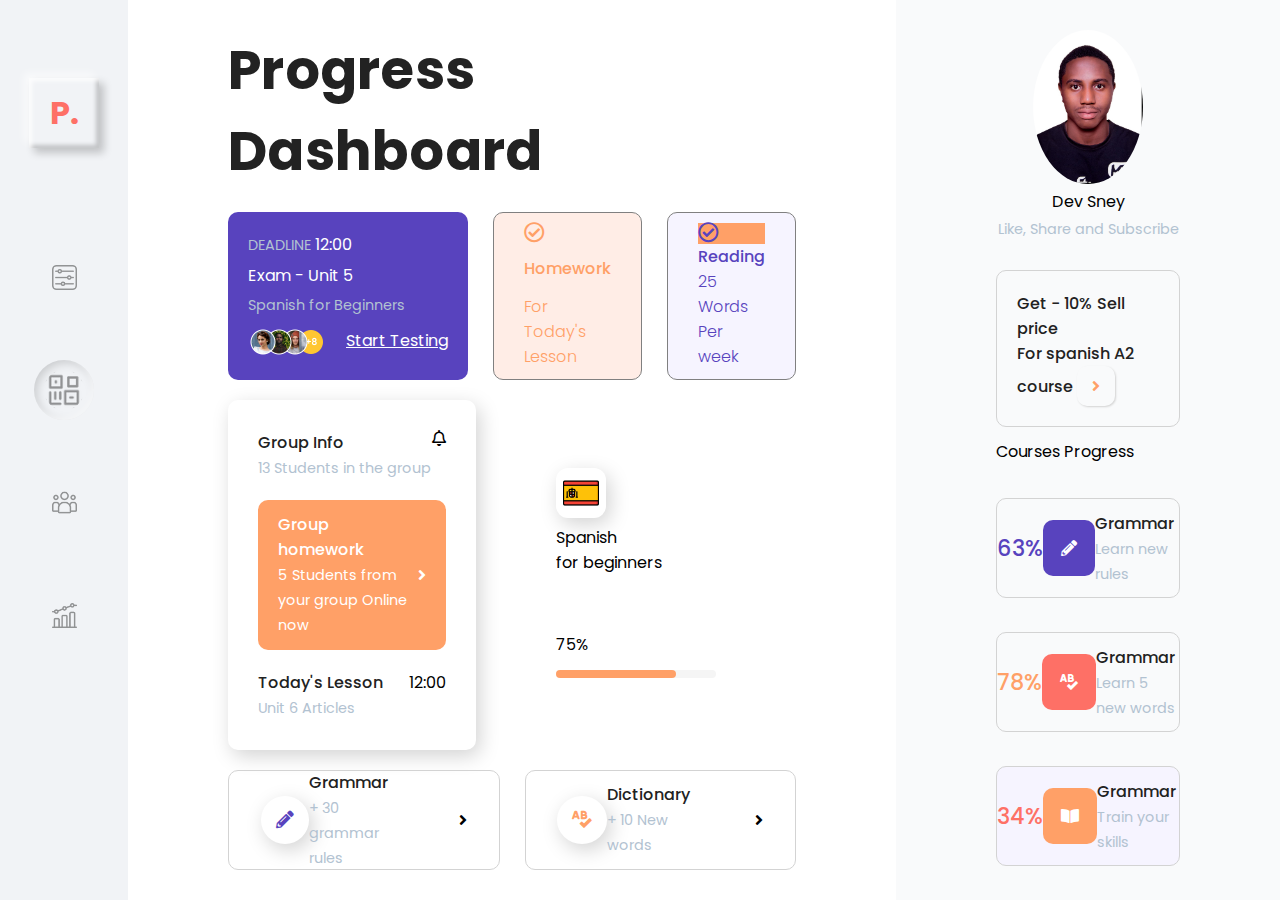
<file: index.html>
<!DOCTYPE html>
<html>
<head>
	<title>Figma to code</title>
	<link rel="stylesheet" type="text/css" href="css/style.css">
	<!-- Font awesome -->
	 <link rel="stylesheet" href="https://cdnjs.cloudflare.com/ajax/libs/font-awesome/5.15.4/css/all.min.css" integrity="sha512-1ycn6IcaQQ40/MKBW2W4Rhis/DbILU74C1vSrLJxCq57o941Ym01SwNsOMqvEBFlcgUa6xLiPY/NS5R+E6ztJQ==" crossorigin="anonymous" referrerpolicy="no-referrer" />
</head>
<body>
	<div id="container">
		<!-- Navbar -->
		<div class="nav">
			<div id="logo">
				<p>P.</p>
			</div>
			<div class="filter">
				<a href="#" >
					<img src="img/filter.png" class="btn">
				</a>
			</div>
			

			<div class="dashboard">
				<a href="#">
				<img src="img/dashboard.png" class="btn active">
				</a>
			</div>

			<div class="profiles">
				<a href="#" >
					<img src="img/profile.png" class="btn">
				</a>
			</div>

			
			<div class="stats">
				<a href="#" >
					<img src="img/stats.png" class="btn">
				</a>
			</div>
		</div>
			<!-- Main -->
		<div class="main">
			<h2>Progress Dashboard</h2>	
			<section class="top">
				<div class="exam">
					<p><span class="subTitle">DEADLINE </span>12:00</p>
					<p class="LargeTitle">Exam - Unit 5</p>
					<p class="subTitle">Spanish for Beginners</p>
					<div class="test">
						<img src="img/profile-imgs.png" alt="profile-imgs">
						<a href="#">Start Testing</a>
					</div></div>
				<div class="homework todo">
					<i class="far fa-check-circle"></i>
					<p class="todoTitle">Homework</p>
					<p class="todosub">For Today's <br> Lesson</p></div>
				<div class="reading todo">
					<i class="far fa-check-circle"></i>
					<p class="todoTitle">Reading</p>
					<p class="todosub">25 Words <br> Per week</p></div></section>
			<section class="middle">
				<div class="group">
					<div class="groupHeader">
						<p class="title">Group Info <br>
							<span class="subTitle">13 Students in the group</span>
						</p>
						<i class="far fa-bell"></i>
					</div>
					<div class="groupHomework">
						<p class="title">Group homework <br>
							<span class="subTitle">5 Students from your group Online now</span>
						</p>
						<i class="fas fa-angle-right"></i>
					</div>
					<div class="groupFooter">
						<p class="title">Today's Lesson <br>
							<span class="subTitle">Unit 6 Articles</span>
						</p>
						<p>12:00</p>
					</div></div>
				<div class="flagProgress">
					<div class="flagProgressTitle">
						<img width="50px" src="img/spain.png">
						<p class="LargeTitle">Spanish <br> for beginners</p>
					</div>
					<div class="flagProgressAmt">
						<p>75%</p>
						<progress value="75" max="100">
					</div></div></section>
			<section class="bottom">
				<div class="botGrammar bot">
					<div>
						<i class="fas fa-pencil-alt icon-circle"></i>
						<p class="title">Grammar <br> <span class="subTitle">+ 30 grammar rules</span></p>
					</div>
					<i class="fas fa-angle-right"></i>
				</div>
				<div class="botDictionary bot">
					<div>
						<i class="fas fa-spell-check icon-circle"></i>
						<p class="title">Dictionary <br> <span class="subTitle">+ 10 New words</span></p>
					</div>
					<i class="fas fa-angle-right"></i>
				</div>
			</section>
		</div>
	<!-- Profile -->
	<div class="profile">
			<div class="pic">
				<img width="120px" src="img/sney.jpg">
				<p class="LargeTitle name">Dev Sney</p>
				<p class="subTitle">Like, Share and Subscribe</p>
			</div>
			<div class="ad">
				<div class="adBox">
					<p class="title">Get - 10% Sell price
						<br>
						<span>For spanish A2 course</span>
						<i class=" fas fa-angle-right"></i>
					</p>
				</div>
			</div>
			<div class="progress">
				<p class="LargeTitle">Courses Progress</p>
				<div class="progressBox grammar">
					<p class="percent">63%</p>
					<i class=" fas fa-pencil-alt"></i>
					<p class="title">Grammar <br> 
						<span class="subTitle">Learn new rules</span>
					</p>
				</div>
				<div class="progressBox dictionary">
					<p class="percent">78%</p>
					<i class="fas fa-spell-check"></i>
					<p class="title">Grammar <br> 
						<span class="subTitle">Learn 5 new words</span>
					</p>
				</div>
				<div class="progressBox reading">
					<p class="percent">34%</p>
					<i class=" fas fa-book-open"></i>
					<p class="title">Grammar <br> 
						<span class="subTitle">Train your skills</span>
					</p>
				</div>
			</div>
		</div>
	</div>
</body>
</html>
</file>
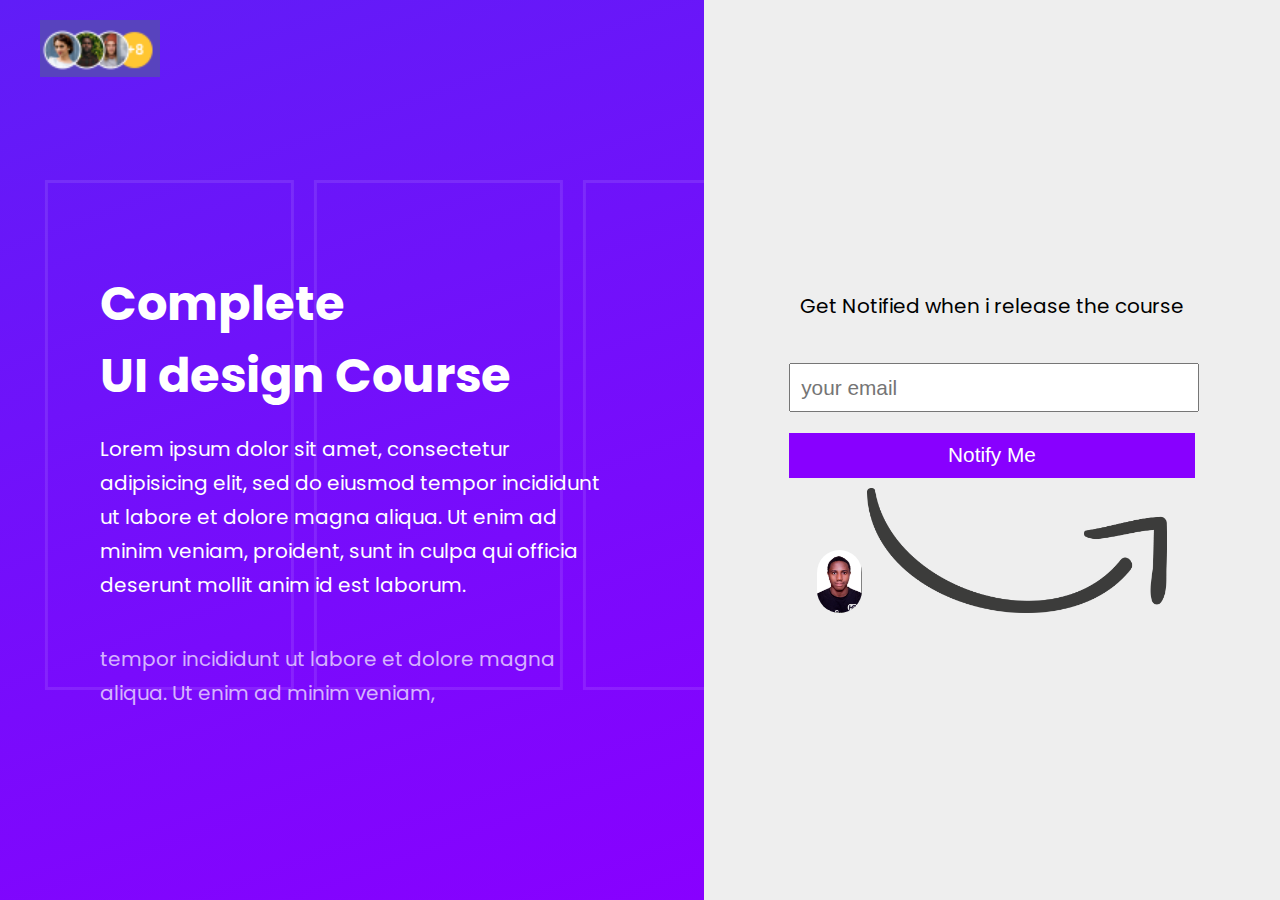
<file: about.html>
<!DOCTYPE html>
<html>
<head>
	<title>UI Design</title>
	<link rel="stylesheet" type="text/css"  href="css/main.css">
	 <link href="https://fonts.googleapis.com/css2?family=Poppins:ital,wght@0,100;0,200;0,300;0,400;0,500;0,600;0,700;0,800;0,900;1,100;1,200;1,300;1,400;1,500;1,600;1,700;1,800;1,900&display=swap" rel="stylesheet">  
</head>
<body>
	<div class="proto-container">
		<div class="proto"></div>
		<div class="proto"></div>
		<div class="proto"></div>
		<div class="proto"></div>
	</div>
	<div class="container">
		<div class="inner">
			<div class="left">
				<img class="logo" src="img/profile-imgs.png">
				<div class="content">
					<h1>Complete <span>UI design Course</span></h1>
					<p>
						Lorem ipsum dolor sit amet, consectetur adipisicing elit, sed do eiusmod
						tempor incididunt ut labore et dolore magna aliqua. Ut enim ad minim veniam,
						proident, sunt in culpa qui officia deserunt mollit anim id est laborum.
					</p>
					<p class="light">
						tempor incididunt ut labore et dolore magna aliqua. Ut enim ad minim veniam,
						
					</p>
				</div>
			</div>
			<div class="right">
				<p>Get Notified when i release the course</p>
				<input type="email" name="email" id="email" placeholder="your email">
				<button>Notify Me</button>
				<div class="attention">
					<img class="me" src="img/sney.jpg">
					<img class="arrow" src="img/curved-arrow.png">
				</div>
			</div>
		</div>
	</div>
	<script>
		let left = document.querySelector('.left');
		let content = document.querySelector('.content');
		let protos = document.querySelectorAll('.proto');


		left.addEventListener('mousemove', (event) => {
			let move = (event.clientX * 0.05) + 4;
			let move2 = (event.clientX * 0.003);

			content.style.transform = `translateX(-${move2}%)`;

			protos.forEach((proto) => {
				proto.style.transform = `translateX(${move}%)`; 
			})
		})
	</script>
</body>
</html>
</file>
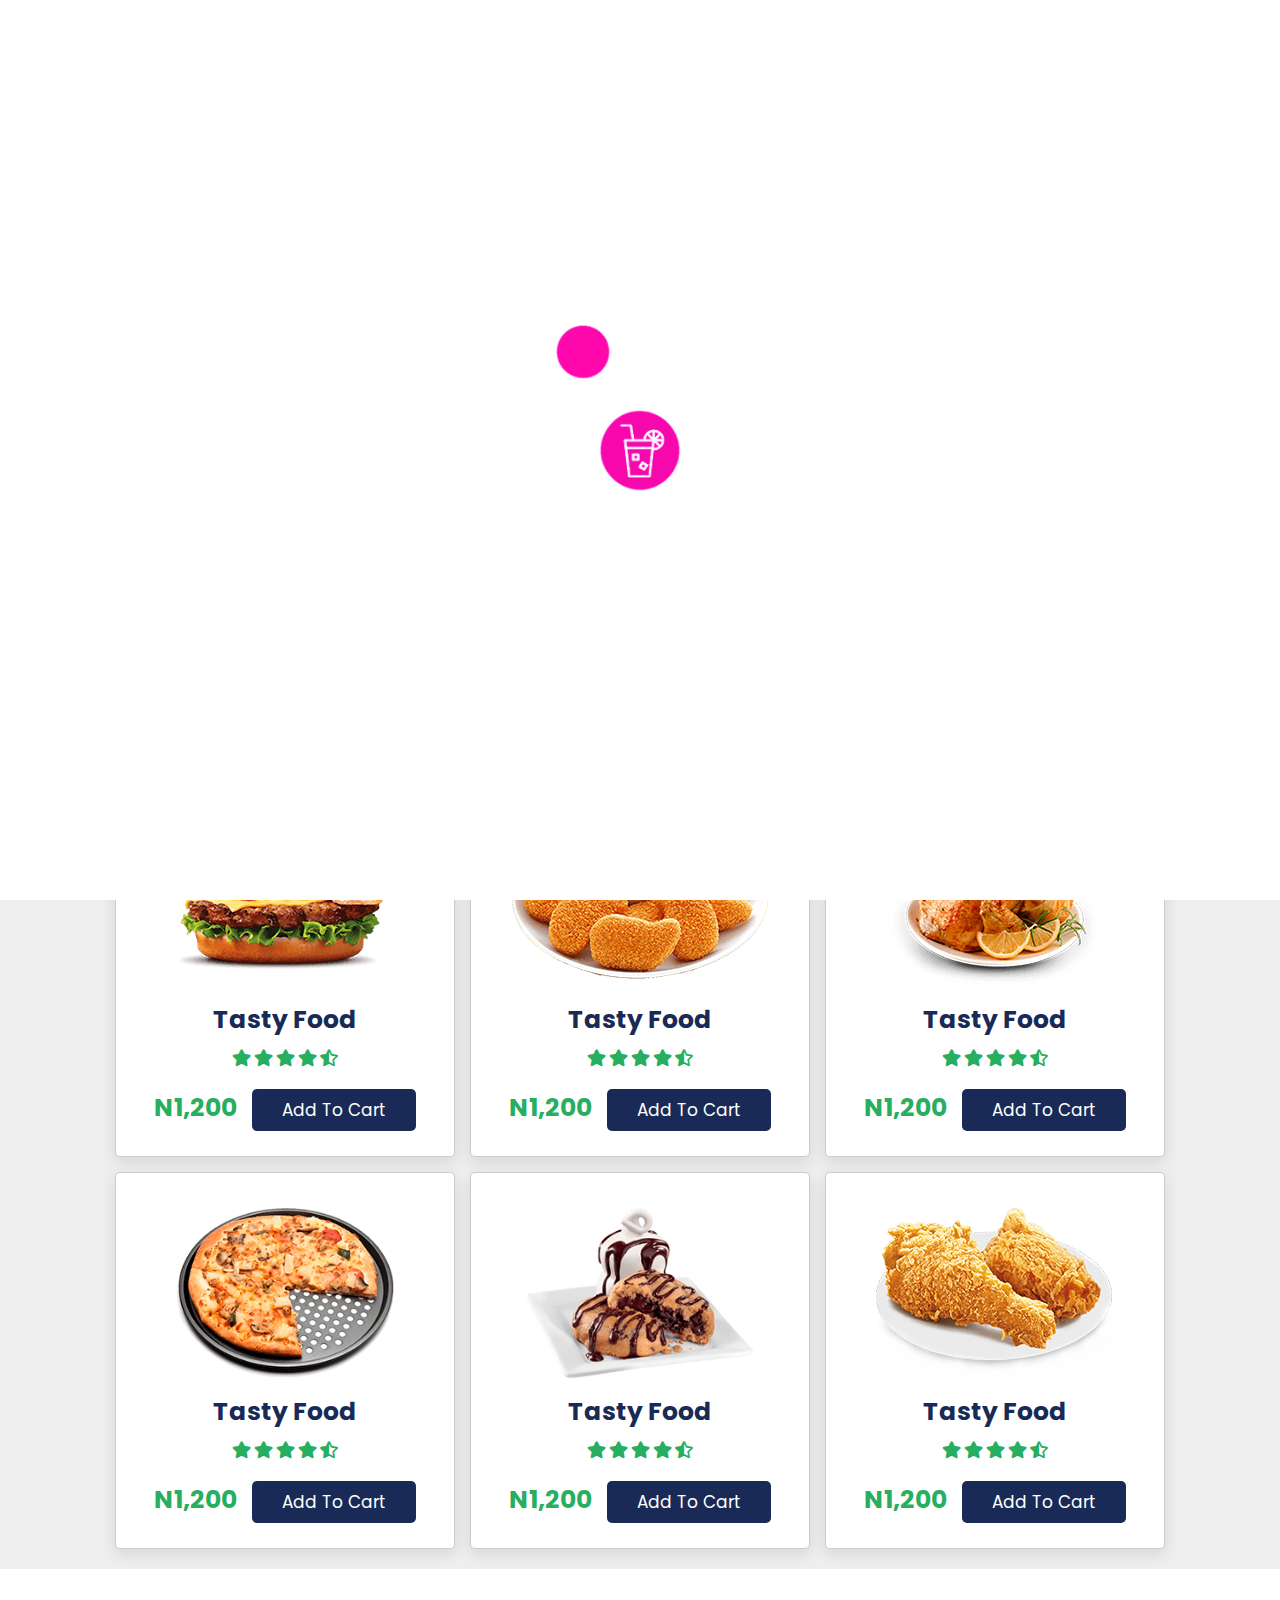
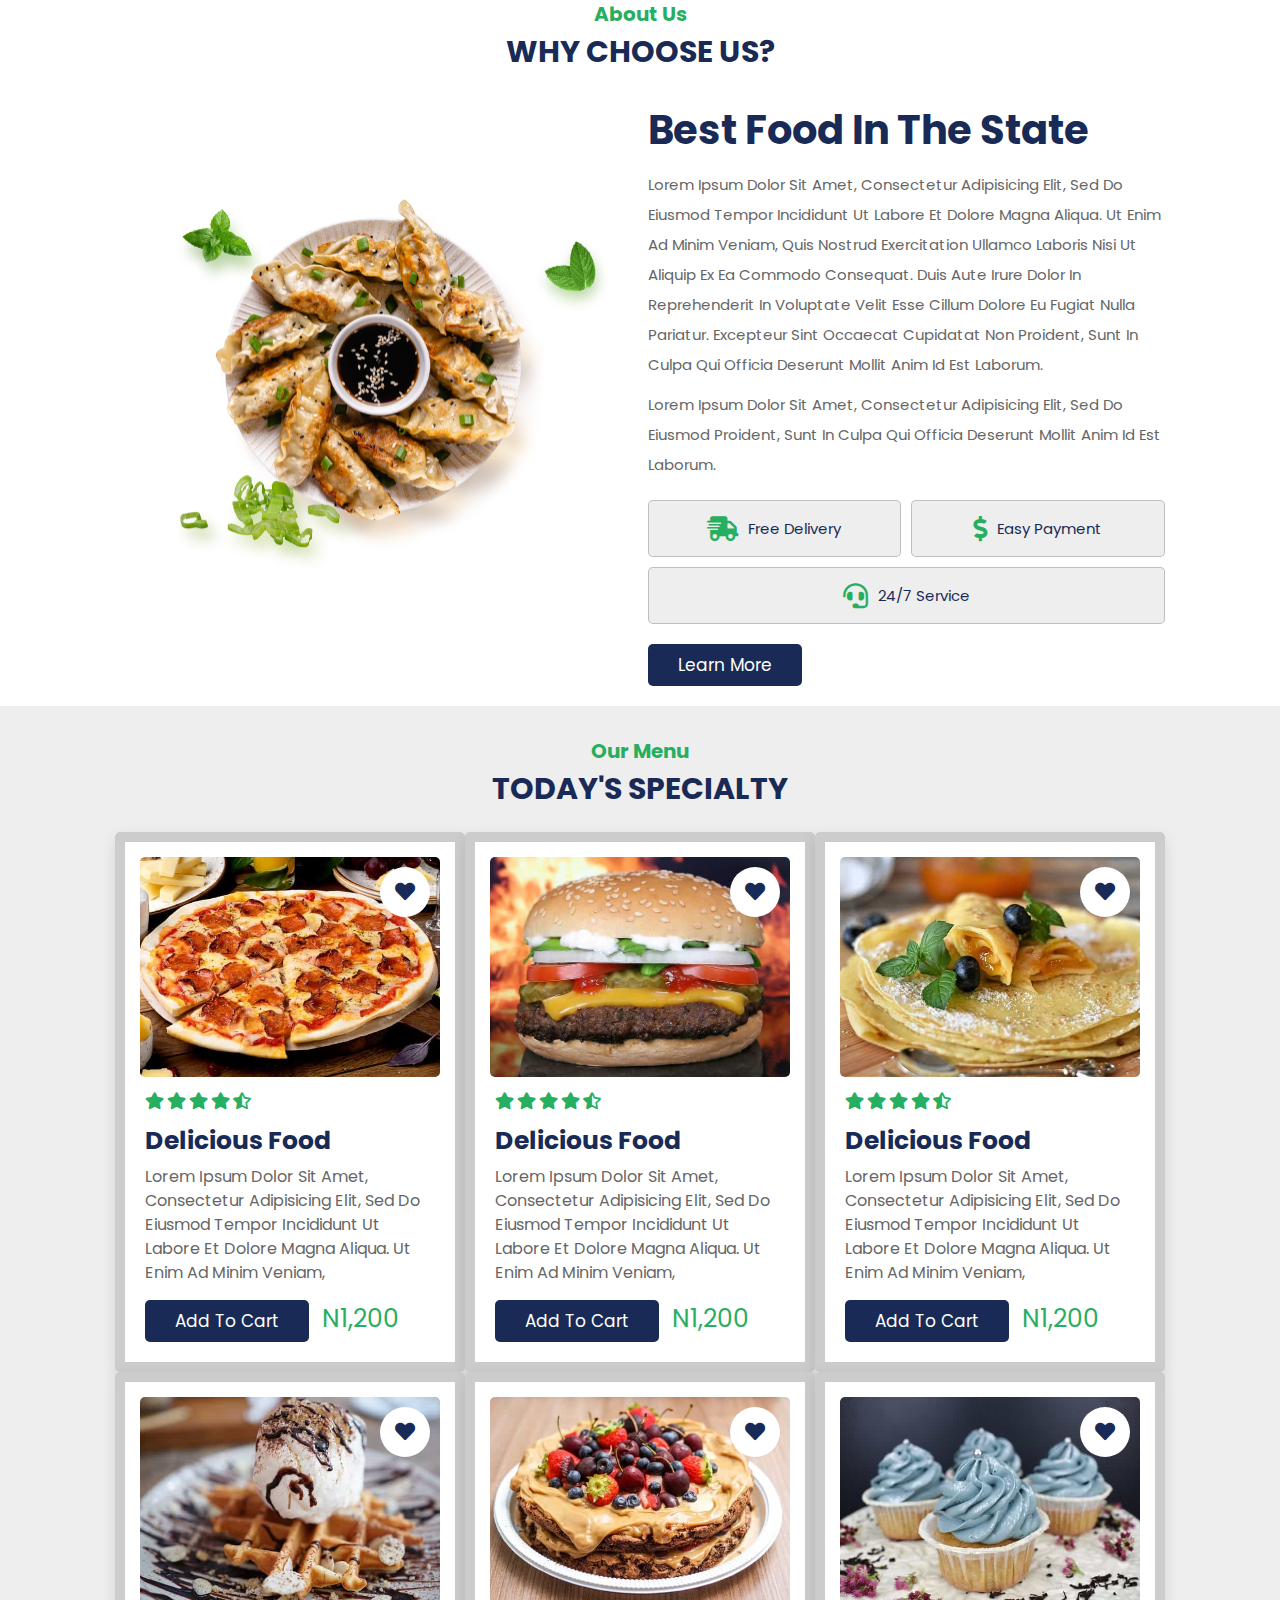
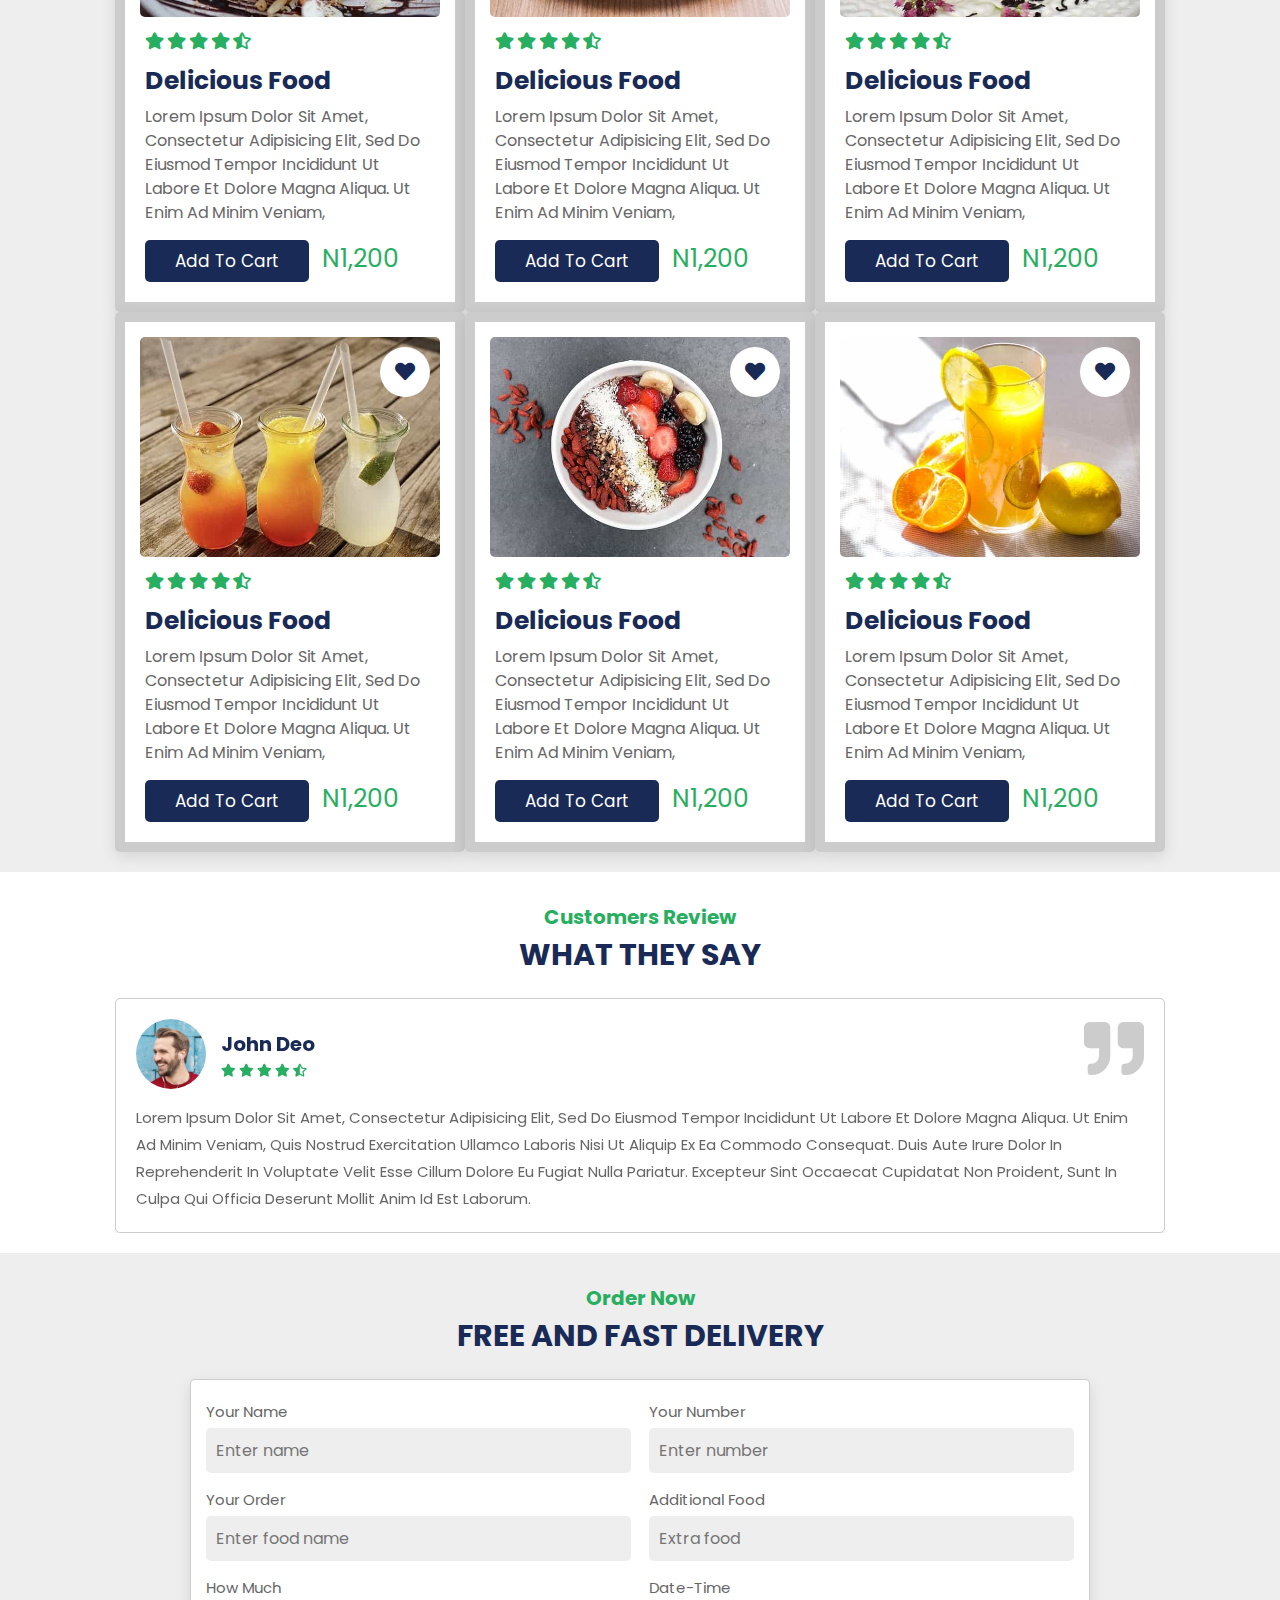
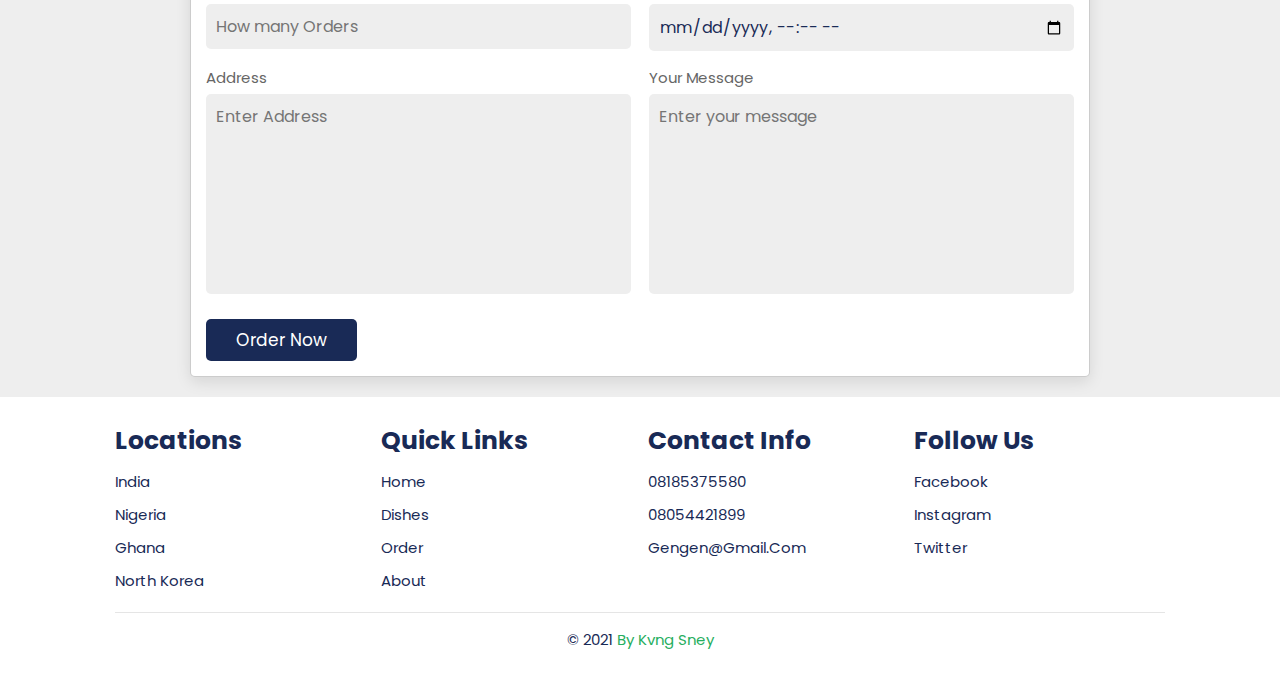
<file: ecom.html>
<!DOCTYPE html>
<html>
<head>
	<title>Food Website</title>
	<link rel="stylesheet" type="text/css" href="css/ecom.css">
	 <link href="https://fonts.googleapis.com/css2?family=Poppins:ital,wght@0,100;0,200;0,300;0,400;0,500;0,600;0,700;0,800;0,900;1,100;1,200;1,300;1,400;1,500;1,600;1,700;1,800;1,900&display=swap" rel="stylesheet">
	 <link rel="stylesheet" href="https://cdnjs.cloudflare.com/ajax/libs/font-awesome/5.15.4/css/all.min.css" integrity="sha512-1ycn6IcaQQ40/MKBW2W4Rhis/DbILU74C1vSrLJxCq57o941Ym01SwNsOMqvEBFlcgUa6xLiPY/NS5R+E6ztJQ==" crossorigin="anonymous" referrerpolicy="no-referrer" />
	 <!-- Swiper Js -->
	<link
	  rel="stylesheet"
	  href="https://unpkg.com/swiper/swiper-bundle.min.css"
	/>

</head>
<body>

	<!-- Header starts -->
		<header>
			<a href="#" class="logo"><i class="fas fa-utensils"></i> Tasty Foods</a>
			<nav class="navbar">
				<a class="active" href="#home">Home</a>
				<a href="#dishes">Dishes</a>
				<a href="#about">About</a>
				<a href="#menu">Menu</a>
				<a href="#review">Review</a>
				<a href="#order">Order</a>
			</nav>
			<div class="icons">
				<i class="fas fa-bars" id="menu-bars"></i>
				<i class="fas fa-search" id="search-icon"></i>
				<a href="#" class="fas fa-shopping-cart"></a>
			</div>
		</header>

	<!-- Header Ends -->

	<!-- Search Form Starts -->
	<form action="" id="search-form">
		
		<input type="text" name="search" id="search-box" placeholder="Search Here">
		<label for="search-box" class="fas fa-search"></label>
		<i class="fas fa-times" id="close"></i>
	</form>

	<!-- Search Form Ends -->

	<!-- Home Section Starts -->
	<section class="home" id="home">
		<div class="swiper home-slider">
			<div class="swiper-wrapper wrapper">
				<div class="swiper-slide slide">
					<div class="content">
						<span>Our Special Dish</span>
						<h3>Spicy Noodles</h3>
						<p>
							Lorem ipsum dolor sit amet, consectetur adipisicing elit, sed do eiusmod
					
							proident, sunt in culpa qui officia deserunt mollit anim id est laborum.
						</p>
						<a href="#" class="btn">Order Now</a>
					</div>
					<div class="image">
						<img src="img/home-img-1.png" alt="sney-foods">
					</div>
				</div>

				<div class="swiper-slide slide">
					<div class="content">
						<span>Our Special Dish</span>
						<h3>Fried Chicken</h3>
						<p>
							Lorem ipsum dolor sit amet, consectetur adipisicing elit, sed do eiusmod
					
							proident, sunt in culpa qui officia deserunt mollit anim id est laborum.
						</p>
						<a href="#" class="btn">Order Now</a>
					</div>
					<div class="image">
						<img src="img/home-img-2.png" alt="sney-foods">
					</div>
				</div>


				<div class="swiper-slide slide">
					<div class="content">
						<span>Our Special Dish</span>
						<h3>Hot Pizza</h3>
						<p>
							Lorem ipsum dolor sit amet, consectetur adipisicing elit, sed do eiusmod
					
							proident, sunt in culpa qui officia deserunt mollit anim id est laborum.
						</p>
						<a href="#" class="btn">Order Now</a>
					</div>
					<div class="image">
						<img src="img/home-img-3.png" alt="sney-foods">
					</div>
				</div>


			</div>
			<div class="swiper-pagination"></div>
			
		</div>
	</section>
	<!-- Home Section Ends -->

	<!-- Dishes Section Starts -->
	<section class="dishes" id="dishes">
		<h3 class="sub-heading">
			Our Dishes
		</h3>
		<h1 class="heading">Popular Dishes</h1>
		<div class="box-container">
			<div class="box">
				<a href="#" class="fas fa-heart"></a>
				<a href="#" class="fas fa-eye"></a>
				<img src="img/dish-1.png" alt="sney">
				<h3>tasty food</h3>
				<div class="stars">
					<i class="fas fa-star"></i>
					<i class="fas fa-star"></i>
					<i class="fas fa-star"></i>
					<i class="fas fa-star"></i>
					<i class="fas fa-star-half-alt"></i>
				</div>
				<span>
					N1,200
				</span>
				<a href="#" class="btn">add to cart</a>
			</div>

			<div class="box">
				<a href="#" class="fas fa-heart"></a>
				<a href="#" class="fas fa-eye"></a>
				<img src="img/dish-2.png" alt="sney">
				<h3>tasty food</h3>
				<div class="stars">
					<i class="fas fa-star"></i>
					<i class="fas fa-star"></i>
					<i class="fas fa-star"></i>
					<i class="fas fa-star"></i>
					<i class="fas fa-star-half-alt"></i>
				</div>
				<span>
					N1,200
				</span>
				<a href="#" class="btn">add to cart</a>
			</div>

			<div class="box">
				<a href="#" class="fas fa-heart"></a>
				<a href="#" class="fas fa-eye"></a>
				<img src="img/dish-3.png" alt="sney">
				<h3>tasty food</h3>
				<div class="stars">
					<i class="fas fa-star"></i>
					<i class="fas fa-star"></i>
					<i class="fas fa-star"></i>
					<i class="fas fa-star"></i>
					<i class="fas fa-star-half-alt"></i>
				</div>
				<span>
					N1,200
				</span>
				<a href="#" class="btn">add to cart</a>
			</div>


			<div class="box">
				<a href="#" class="fas fa-heart"></a>
				<a href="#" class="fas fa-eye"></a>
				<img src="img/dish-4.png" alt="sney">
				<h3>tasty food</h3>
				<div class="stars">
					<i class="fas fa-star"></i>
					<i class="fas fa-star"></i>
					<i class="fas fa-star"></i>
					<i class="fas fa-star"></i>
					<i class="fas fa-star-half-alt"></i>
				</div>
				<span>
					N1,200
				</span>
				<a href="#" class="btn">add to cart</a>
			</div>

			<div class="box">
				<a href="#" class="fas fa-heart"></a>
				<a href="#" class="fas fa-eye"></a>
				<img src="img/dish-5.png" alt="sney">
				<h3>tasty food</h3>
				<div class="stars">
					<i class="fas fa-star"></i>
					<i class="fas fa-star"></i>
					<i class="fas fa-star"></i>
					<i class="fas fa-star"></i>
					<i class="fas fa-star-half-alt"></i>
				</div>
				<span>
					N1,200
				</span>
				<a href="#" class="btn">add to cart</a>
			</div>

			<div class="box">
				<a href="#" class="fas fa-heart"></a>
				<a href="#" class="fas fa-eye"></a>
				<img src="img/dish-6.png" alt="sney">
				<h3>tasty food</h3>
				<div class="stars">
					<i class="fas fa-star"></i>
					<i class="fas fa-star"></i>
					<i class="fas fa-star"></i>
					<i class="fas fa-star"></i>
					<i class="fas fa-star-half-alt"></i>
				</div>
				<span>
					N1,200
				</span>
				<a href="#" class="btn">add to cart</a>
			</div>


		</div>
	</section>
	<!-- Dishes Section Ends -->

	<!-- About Section starts -->
	<section class="about" id="about">
		<h3 class="sub-heading">About us</h3>
		<h1 class="heading">Why Choose us?</h1>
		<div class="row">
			<div class="image">
				<img src="img/about-img.png" alt="sney">
			</div>
			<div class="content">
				<h3>best food in the state</h3>
				<p>Lorem ipsum dolor sit amet, consectetur adipisicing elit, sed do eiusmod
				tempor incididunt ut labore et dolore magna aliqua. Ut enim ad minim veniam,
				quis nostrud exercitation ullamco laboris nisi ut aliquip ex ea commodo
				consequat. Duis aute irure dolor in reprehenderit in voluptate velit esse
				cillum dolore eu fugiat nulla pariatur. Excepteur sint occaecat cupidatat non
				proident, sunt in culpa qui officia deserunt mollit anim id est laborum.</p>

				<p>Lorem ipsum dolor sit amet, consectetur adipisicing elit, sed do eiusmod
				proident, sunt in culpa qui officia deserunt mollit anim id est laborum.</p>
				<div class="icons-container">
					<div class="icons">
						<i class="fas fa-shipping-fast"></i>
						<span>Free Delivery</span>
					</div>
					<div class="icons">
						<i class="fas fa-dollar-sign"></i>
						<span>Easy Payment</span>
					</div>
					<div class="icons">
						<i class="fas fa-headset"></i>
						<span>24/7 Service</span>
					</div>
				</div>
				<a href="#" class="btn">Learn more</a>
			</div>
		</div>
	</section>
	<!-- About Section Ends -->

	<!-- Menu Section starts -->
	<section class="menu" id="menu">
		<h3 class="sub-heading">Our menu</h3>
		<h1 class="heading">Today's specialty</h1>

		<div class="box-container">
			<div class="box">
				<div class="image">
					<img src="img/menu-1.jpg" alt="sney">
					<a href="#" class="fas fa-heart"></a>
				</div>
				<div class="content">
					<div class="stars">
						<i class="fas fa-star"></i>
						<i class="fas fa-star"></i>
						<i class="fas fa-star"></i>
						<i class="fas fa-star"></i>
						<i class="fas fa-star-half-alt"></i>
					</div>
					<h3>Delicious food</h3>
					<p>Lorem ipsum dolor sit amet, consectetur adipisicing elit, sed do eiusmod
					tempor incididunt ut labore et dolore magna aliqua. Ut enim ad minim veniam,
					</p>
					<a href="#" class="btn">add to cart</a>
					<span class="price">N1,200</span>
				</div>
			</div>

			<div class="box">
				<div class="image">
					<img src="img/menu-2.jpg" alt="sney">
					<a href="#" class="fas fa-heart"></a>
				</div>
				<div class="content">
					<div class="stars">
						<i class="fas fa-star"></i>
						<i class="fas fa-star"></i>
						<i class="fas fa-star"></i>
						<i class="fas fa-star"></i>
						<i class="fas fa-star-half-alt"></i>
					</div>
					<h3>Delicious food</h3>
					<p>Lorem ipsum dolor sit amet, consectetur adipisicing elit, sed do eiusmod
					tempor incididunt ut labore et dolore magna aliqua. Ut enim ad minim veniam,
					</p>
					<a href="#" class="btn">add to cart</a>
					<span class="price">N1,200</span>
				</div>
			</div>


			<div class="box">
				<div class="image">
					<img src="img/menu-3.jpg" alt="sney">
					<a href="#" class="fas fa-heart"></a>
				</div>
				<div class="content">
					<div class="stars">
						<i class="fas fa-star"></i>
						<i class="fas fa-star"></i>
						<i class="fas fa-star"></i>
						<i class="fas fa-star"></i>
						<i class="fas fa-star-half-alt"></i>
					</div>
					<h3>Delicious food</h3>
					<p>Lorem ipsum dolor sit amet, consectetur adipisicing elit, sed do eiusmod
					tempor incididunt ut labore et dolore magna aliqua. Ut enim ad minim veniam,
					</p>
					<a href="#" class="btn">add to cart</a>
					<span class="price">N1,200</span>
				</div>
			</div>

			<div class="box">
				<div class="image">
					<img src="img/menu-4.jpg" alt="sney">
					<a href="#" class="fas fa-heart"></a>
				</div>
				<div class="content">
					<div class="stars">
						<i class="fas fa-star"></i>
						<i class="fas fa-star"></i>
						<i class="fas fa-star"></i>
						<i class="fas fa-star"></i>
						<i class="fas fa-star-half-alt"></i>
					</div>
					<h3>Delicious food</h3>
					<p>Lorem ipsum dolor sit amet, consectetur adipisicing elit, sed do eiusmod
					tempor incididunt ut labore et dolore magna aliqua. Ut enim ad minim veniam,
					</p>
					<a href="#" class="btn">add to cart</a>
					<span class="price">N1,200</span>
				</div>
			</div>

			<div class="box">
				<div class="image">
					<img src="img/menu-5.jpg" alt="sney">
					<a href="#" class="fas fa-heart"></a>
				</div>
				<div class="content">
					<div class="stars">
						<i class="fas fa-star"></i>
						<i class="fas fa-star"></i>
						<i class="fas fa-star"></i>
						<i class="fas fa-star"></i>
						<i class="fas fa-star-half-alt"></i>
					</div>
					<h3>Delicious food</h3>
					<p>Lorem ipsum dolor sit amet, consectetur adipisicing elit, sed do eiusmod
					tempor incididunt ut labore et dolore magna aliqua. Ut enim ad minim veniam,
					</p>
					<a href="#" class="btn">add to cart</a>
					<span class="price">N1,200</span>
				</div>
			</div>

			<div class="box">
				<div class="image">
					<img src="img/menu-6.jpg" alt="sney">
					<a href="#" class="fas fa-heart"></a>
				</div>
				<div class="content">
					<div class="stars">
						<i class="fas fa-star"></i>
						<i class="fas fa-star"></i>
						<i class="fas fa-star"></i>
						<i class="fas fa-star"></i>
						<i class="fas fa-star-half-alt"></i>
					</div>
					<h3>Delicious food</h3>
					<p>Lorem ipsum dolor sit amet, consectetur adipisicing elit, sed do eiusmod
					tempor incididunt ut labore et dolore magna aliqua. Ut enim ad minim veniam,
					</p>
					<a href="#" class="btn">add to cart</a>
					<span class="price">N1,200</span>
				</div>
			</div>

			<div class="box">
				<div class="image">
					<img src="img/menu-7.jpg" alt="sney">
					<a href="#" class="fas fa-heart"></a>
				</div>
				<div class="content">
					<div class="stars">
						<i class="fas fa-star"></i>
						<i class="fas fa-star"></i>
						<i class="fas fa-star"></i>
						<i class="fas fa-star"></i>
						<i class="fas fa-star-half-alt"></i>
					</div>
					<h3>Delicious food</h3>
					<p>Lorem ipsum dolor sit amet, consectetur adipisicing elit, sed do eiusmod
					tempor incididunt ut labore et dolore magna aliqua. Ut enim ad minim veniam,
					</p>
					<a href="#" class="btn">add to cart</a>
					<span class="price">N1,200</span>
				</div>
			</div>

			<div class="box">
				<div class="image">
					<img src="img/menu-8.jpg" alt="sney">
					<a href="#" class="fas fa-heart"></a>
				</div>
				<div class="content">
					<div class="stars">
						<i class="fas fa-star"></i>
						<i class="fas fa-star"></i>
						<i class="fas fa-star"></i>
						<i class="fas fa-star"></i>
						<i class="fas fa-star-half-alt"></i>
					</div>
					<h3>Delicious food</h3>
					<p>Lorem ipsum dolor sit amet, consectetur adipisicing elit, sed do eiusmod
					tempor incididunt ut labore et dolore magna aliqua. Ut enim ad minim veniam,
					</p>
					<a href="#" class="btn">add to cart</a>
					<span class="price">N1,200</span>
				</div>
			</div>

			<div class="box">
				<div class="image">
					<img src="img/menu-9.jpg" alt="sney">
					<a href="#" class="fas fa-heart"></a>
				</div>
				<div class="content">
					<div class="stars">
						<i class="fas fa-star"></i>
						<i class="fas fa-star"></i>
						<i class="fas fa-star"></i>
						<i class="fas fa-star"></i>
						<i class="fas fa-star-half-alt"></i>
					</div>
					<h3>Delicious food</h3>
					<p>Lorem ipsum dolor sit amet, consectetur adipisicing elit, sed do eiusmod
					tempor incididunt ut labore et dolore magna aliqua. Ut enim ad minim veniam,
					</p>
					<a href="#" class="btn">add to cart</a>
					<span class="price">N1,200</span>
				</div>
			</div>


		</div>
	</section>
	<!-- Menu Section Ends -->

	<!-- Review Section Starts -->
	<section class="review" id="review">
		<h3 class="sub-heading">Customers review</h3>
		<h1 class="heading">What they say</h1>

		<div class="swiper review-slider">
			<div class="swiper-wrapper wrapper">
				<div class="swiper-slide slide">
					<i class="fas fa-quote-right"></i>
					<div class="user">
						<img src="img/pic-1.png" alt="sney">
						<div class="user-info">
							<h3>John deo</h3>
							<div class="stars">
								<i class="fas fa-star"></i>
								<i class="fas fa-star"></i>
								<i class="fas fa-star"></i>
								<i class="fas fa-star"></i>
								<i class="fas fa-star-half-alt"></i>
							</div>
						</div>
					</div>
					<p>Lorem ipsum dolor sit amet, consectetur adipisicing elit, sed do eiusmod
					tempor incididunt ut labore et dolore magna aliqua. Ut enim ad minim veniam,
					quis nostrud exercitation ullamco laboris nisi ut aliquip ex ea commodo
					consequat. Duis aute irure dolor in reprehenderit in voluptate velit esse
					cillum dolore eu fugiat nulla pariatur. Excepteur sint occaecat cupidatat non
					proident, sunt in culpa qui officia deserunt mollit anim id est laborum.</p>
				</div>


				<div class="swiper-slide slide">
					<i class="fas fa-quote-right"></i>
					<div class="user">
						<img src="img/pic-2.png" alt="sney">
						<div class="user-info">
							<h3>John deo</h3>
							<div class="stars">
								<i class="fas fa-star"></i>
								<i class="fas fa-star"></i>
								<i class="fas fa-star"></i>
								<i class="fas fa-star"></i>
								<i class="fas fa-star-half-alt"></i>
							</div>
						</div>
					</div>
					<p>Lorem ipsum dolor sit amet, consectetur adipisicing elit, sed do eiusmod
					tempor incididunt ut labore et dolore magna aliqua. Ut enim ad minim veniam,
					quis nostrud exercitation ullamco laboris nisi ut aliquip ex ea commodo
					consequat. Duis aute irure dolor in reprehenderit in voluptate velit esse
					cillum dolore eu fugiat nulla pariatur. Excepteur sint occaecat cupidatat non
					proident, sunt in culpa qui officia deserunt mollit anim id est laborum.</p>
				</div>

				<div class="swiper-slide slide">
					<i class="fas fa-quote-right"></i>
					<div class="user">
						<img src="img/pic-3.png" alt="sney">
						<div class="user-info">
							<h3>John deo</h3>
							<div class="stars">
								<i class="fas fa-star"></i>
								<i class="fas fa-star"></i>
								<i class="fas fa-star"></i>
								<i class="fas fa-star"></i>
								<i class="fas fa-star-half-alt"></i>
							</div>
						</div>
					</div>
					<p>Lorem ipsum dolor sit amet, consectetur adipisicing elit, sed do eiusmod
					tempor incididunt ut labore et dolore magna aliqua. Ut enim ad minim veniam,
					quis nostrud exercitation ullamco laboris nisi ut aliquip ex ea commodo
					consequat. Duis aute irure dolor in reprehenderit in voluptate velit esse
					cillum dolore eu fugiat nulla pariatur. Excepteur sint occaecat cupidatat non
					proident, sunt in culpa qui officia deserunt mollit anim id est laborum.</p>
				</div>

				<div class="swiper-slide slide">
					<i class="fas fa-quote-right"></i>
					<div class="user">
						<img src="img/pic-4.png" alt="sney">
						<div class="user-info">
							<h3>John deo</h3>
							<div class="stars">
								<i class="fas fa-star"></i>
								<i class="fas fa-star"></i>
								<i class="fas fa-star"></i>
								<i class="fas fa-star"></i>
								<i class="fas fa-star-half-alt"></i>
							</div>
						</div>
					</div>
					<p>Lorem ipsum dolor sit amet, consectetur adipisicing elit, sed do eiusmod
					tempor incididunt ut labore et dolore magna aliqua. Ut enim ad minim veniam,
					quis nostrud exercitation ullamco laboris nisi ut aliquip ex ea commodo
					consequat. Duis aute irure dolor in reprehenderit in voluptate velit esse
					cillum dolore eu fugiat nulla pariatur. Excepteur sint occaecat cupidatat non
					proident, sunt in culpa qui officia deserunt mollit anim id est laborum.</p>
				</div>
			</div>
		</div>
	</section>
	<!-- Review Section Ends -->
	<!-- Order Section starts -->
	<section class="order" id="order">
		<h3 class="sub-heading">Order now</h3>
		<h1 class="heading">Free and Fast delivery</h1>

		<form>
			<div class="inputBox">
				<div class="input">
					<span>your name</span>
					<input type="text" name="" placeholder="Enter name">
				</div>
				<div class="input">
					<span>your number</span>
					<input type="text" name="" placeholder="Enter number">
				</div>
			</div>
			<div class="inputBox">
				<div class="input">
					<span>your order</span>
					<input type="text" name="" placeholder="Enter food name">
				</div>
				<div class="input">
					<span>Additional food</span>
					<input type="text" name="" placeholder="Extra food">
				</div>
			</div>
			<div class="inputBox">
				<div class="input">
					<span>How much</span>
					<input type="text" name="" placeholder="How many Orders">
				</div>
				<div class="input">
					<span>Date-time</span>
					<input type="datetime-local" name="" placeholder="Extra food">
				</div>
			</div>
			<div class="inputBox">
				<div class="input">
					<span>Address</span>
					<textarea placeholder="Enter Address" cols="30" rows="10"></textarea>
				</div>
				<div class="input">
					<span>your message</span>
					<textarea placeholder="Enter your message" cols="30" rows="10"></textarea>
				</div>
			</div>
			<input type="submit" class="btn" name="submit" value="Order Now">
		</form>
	</section>
	<!-- Order Section Ends -->
	<!-- Footer Section Starts -->
		<section class="footer">
				<div class="box-container">
					<div class="box">
						<h3>locations</h3>
						<a href="#">India</a>
						<a href="#">Nigeria</a>
						<a href="#">Ghana</a>
						<a href="#">North Korea</a>
					</div>
					<div class="box">
						<h3>Quick links</h3>
						<a href="#">Home</a>
						<a href="#">Dishes</a>
						<a href="#">Order</a>
						<a href="#">About</a>
					</div>
					<div class="box">
						<h3>Contact Info</h3>
						<a href="#">08185375580</a>
						<a href="#">08054421899</a>
						<a href="#">gengen@gmail.com</a>
						
					</div>

					<div class="box">
						<h3>Follow Us</h3>
						<a href="#">facebook</a>
						<a href="#">instagram</a>
						<a href="#">Twitter</a>
						
					</div>

				</div>
				<div class="credit">
					&copy; 2021 <span> by <a target="blank" href="https://sney.netlify.app">kvng sney</a></span>
				</div>
		</section>
	<!-- Footer Section Ends -->

	<!-- Loader Part -->
	<div class="loader-container">
		<img src="img/loader.gif" alt="sney">
	</div>
	<!-- Loader Part -->









<script src="https://unpkg.com/swiper/swiper-bundle.min.js"></script>
<script src="js/script.js"></script>

</body>
</html>
</file>
<file: css/style.css>
@import url('https://fonts.googleapis.com/css2?family=Poppins:wght@100,200,300,400,500,600&display=swap');
*{
	margin: 0px;
	padding: 0px;
	box-sizing: border-box;
	font-family: 'Poppins', sans-serif;
}

:root{
	--orange:#ffa067;
	--purple:#5843be;
	--red:#fe7066;
	--borderRadius: 10px;
	--border:0.5px solid lightgrey;

}

body, html{
	height: 100vh;
}

#container{
	width: 100vw;
	height: 100%;
	display: grid;
	grid-template-columns:  1fr 6fr 3fr;
	grid-template-areas: 

	"n m p";

	
}

/*Nav styles*/
.nav{
	background-color: #f1f3f6;
	display: grid;
	grid-area: n;
	grid-template-rows: repeat(8, 1fr);
	place-items: center;
}

#logo{
	grid-row: 1 / 3;
}

#logo p{

	color: var(--red);
	font-size: 2em;
	font-weight: bold;
	width: 70px;
	height: 70px;
	box-shadow: 

	5px 5px 8px rgba(0,0,0,0.2),
	-5px -5px 8px rgba(255, 255, 255, 0.6),
	inset 3px 3px 4px rgba(255, 255, 255, 0.8),
	inset -3px -3px 4px rgba(0,0,0,0.2)
	;

	display: flex;
	justify-content: center;
	align-items: center;
}
.btn{
	width: 45px;
	height: 45px;
	opacity: 0.4;
	padding: 10px;

}
.filter{
		grid-row: 3 / 4;
}
.dashboard{
		grid-row: 4 / 5;
}
.profiles{
		grid-row: 5 / 6;
}
.stats{
		grid-row: 6 / 7;
}
.active{
	width: 60px;
	height: 60px;
	border-radius: 50%;
	box-shadow: 
	inset -3px -3px 4px rgba(255,255,255,0.8),
	inset 3px 3px 10px rgba(0,0,0,0.4);
}


.title{
	font-weight: 500;
	color: #222222;
}

.subTitle{

	font-weight: 400;
	font-size: 0.9em;
	color: #b2c2d1;
}

.largeTitle{

	font-size: 2em;
	font-weight: 500;
}
/*Main styles*/
.main{
	padding: 0px 100px;
	grid-area: m;
	grid-template-rows: 1fr 1fr auto 1fr;
}
.main h2{
	color: #222222;
	font-size: 3.4em;
	letter-spacing: 0.3px;
	margin-top: 30px;
	place-self: end start;
	margin-bottom: 20px;
}

section.top{
	display: grid;
	grid-template-columns: 3fr 1fr 1fr;
	column-gap: 25px;
	align-content: start;
	margin-bottom: 20px;
}
.exam{
	background-color: var(--purple);
	border-radius: var(--borderRadius);
	color: #fff;
	padding: 20px;
	display: flex;
	flex-direction: column;
	justify-content: space-between;
}
.test{
	display: flex;
	align-items: center;
	justify-content: space-between;
}
.test a{
	color: #fff;
}

.todo{

	border-radius: var(--borderRadius);
	border: 1px solid gray;
	padding: 10px 30px;
	display: flex;
	flex-direction: column;
	justify-content: space-between;
}
.todo i{
	font-size: 1.3em;
}
.todoTitle{
	font-weight: 500;
}
.todosub{
	font-weight: 300;
}
.homework{
	background-color: #ffede6;
	color: var(--orange);
}
.reading{
	background-color: #f6f4ff;
	color: var(--purple);
}

section.middle{
	display: grid;
	grid-template-columns: repeat(2, 1fr);
	margin-bottom: 20px;
}

section.middle .group{
	box-shadow: 4px 6px 20px lightgrey;
	border-radius: var(--borderRadius);
	padding: 30px;
	display: flex;
	flex-direction: column;
	justify-content: space-between;
	height: 350px;
}

.groupHeader{
	display: flex;
	justify-content: space-between;
}
.groupHomework{
	background-color: var(--orange);
	color: #fff;
	padding: 20px;
	border-radius: var(--borderRadius);
	display: flex;
	justify-content: space-around;
	align-items: center;
	height: 150px;
}
.groupHomework p, .groupHomework span{
	color: #fff;
}
.groupFooter{

	display: flex;
	justify-content: space-between;
}	

.flagProgress{
	display: flex;
	flex-direction: column;
	justify-content: space-around;
	align-items: flex-start;
	padding: 40px 80px;
}

.flagProgress img{
	padding: 7px;
	box-shadow: 4px 6px 20px lightgrey;
	border-radius: 12px;
}

progress{
	border: none;
	height: 8px;
}

progress::-webkit-progress-value{
	background-color: var(--orange);
	border-radius: 8px;
}

progress::-webkit-progress-bar{
	background-color: whitesmoke;
	border-radius: 8px;
}

section.bottom{
	display: grid;
	grid-template-columns: repeat(2, 1fr);
	column-gap: 25px;
	align-items: center;
}

.bot{
	height: 100px;
	width: 100%;
	border: var(--border);
	border-radius: var(--borderRadius);
	display: flex;
	justify-content: space-around;
	align-items: center;
}

.bot > div{
	display: flex;
	flex-basis: 50%;
	align-items: center;
	justify-content: space-around;
}

.bot .icon-circle{
	box-shadow: 4px 6px 20px lightgrey;
	padding: 15px;
	border-radius: 50%;
	font-size: 1.1em;
}

.bot .fa-pencil-alt{
	color: var(--purple);
}

.bot .fa-spell-check{
	color: var(--orange);
}

/*profile*/
.profile{
	background-color: #f9fafb;
	padding: 0px 100px;
	grid-area: p;
	display: grid;
	grid-template-rows: 30% 15% 55%;
}
.pic{
	display: flex;
	flex-direction: column;
	justify-content: center;
	align-items: center;
}
.pic img{
	width: 110px;
	border-radius: 50%;
}

.pic img, .pic .largeTitle, .pic .subTitle{
	margin: 5px 0px;

}
.adBox{
	border: var(--border);
	border-radius: var(--borderRadius);
	display: flex;
	justify-content: space-around;
	color: red;
	align-items: center;
	padding: 20px;
}

.ad i{
	border-radius: var(--borderRadius);
	padding: 12px 15px;
	box-shadow: 1px 1px 2px lightgrey;
	color: var(--orange);
}

.progress{
	display: flex;
	flex-direction: column;

	justify-content: space-evenly;
}

.progressBox{
	height: 100px;
	width: 100%;
	border: var(--border);
	border-radius: var(--borderRadius);
	display: flex;
	align-items: center;
	justify-content: space-evenly;
}

.grammar .percent{
	color: var(--purple);
	font-weight: 500;
	font-size: 1.4em;

}

.dictionary .percent{
	color: var(--orange);
	font-weight: 500;
	font-size: 1.4em;
	
}

.reading .percent{
	color: var(--red);
	font-weight: 500;
	font-size: 1.4em;
	
}

.progressBox i{
	color: #fff;
	padding: 20px 18px;
	border-radius: var(--borderRadius);
}

.grammar i{
	background-color: var(--purple);
}

.dictionary i{
	background-color: var(--red);
}

.reading i{
	background-color: var(--orange);
}
</file>
<file: css/main.css>
body{
	margin: 0;
	 font-family: 'Poppins', sans-serif;
	 background: #eeeeee;
	 font-size: 18px;
	 height: 100vh;
}
.container{
	margin: 0 auto;
	text-align: center;
}
.logo{
	width: 120px;
}
h1{
	margin: 1em 0;
}
p{
	line-height: 1.7rem;
}
.left{
	background: linear-gradient(160deg, #601df7 0%, #8800ff 100%);
	padding: 1em;


}
.left p,h1{
		color: #fff;
}

.right p{
	margin: 2em 0 1em;
}

.light{
	color: rgba(255,255,255,.7) !important;
	margin-top: 2em;
}

input, button{
	width: calc(100% - 3em);
	padding: .5em;
	font-size: 1.3rem;
	outline: none;
	margin: 1em;
}
button{
	width: calc(100% -2em );
	margin: 0;
	background: #8800ff;
	color: #fff;
	border: none;
	cursor: pointer;
}
.attention{
	width: 100%;
	margin: .5em auto 0;
	text-align: center;
}
.me{
	margin-top: 2em;
	width: 45px;
	border-radius: 50px;
}
.arrow{
	width: 15em;
}

/*Media Query*/
@media only screen and (min-width: 768px){
	body{
		font-size: 20px;
	}
	button{
		width: 60% !important;
	}
	input{
		width: calc(60% - 1em) !important;
	}
}

@media only screen and (min-width: 1024px){
	.logo{
		margin: 1em 0;
	}
	p{
		line-height: 1.7em !important;
	}
	.inner{
		display: grid;
		grid-template-columns: 55% auto;
	}
	.left{
		text-align: left;
		padding: 0 2em;
		height: 100vh;
		display: grid;
	}
	.content{
		padding: 0 3em;
	}

	h1{
		margin: 0;
		font-size: 2.4em;
	}
	span{
		display: block;
	}

	.right{
		text-align: center;
		align-self: center;
		padding: 0 2em 1.5em;
		justify-self: center;
	}

	input{
		width: calc(100% - 1em) !important;
		margin: 1em 0;
	}
	button{
		width: 100% !important;
	}

	.proto-container{
		clip-path: inset(0 45% 0 0);
		position: absolute;
		top: 20%;
		height: 70%;
		z-index: 0;
		width: 100%;
		pointer-events: none;
	}

	.proto{
		border: 3px solid rgba(255, 255, 255, .1);
		width: 19%;
		height: 80%;
		float: left;
		margin-left: 1em;
		transform: translateX(10%);
	}
}

@media only screen and (min-width: 1600px){
	body{
		font-size: 22px;
	}
	.content{
		padding: 0 6em !important;
	}
	.right{
		padding: 0 !important;
	}
}
</file>
<file: css/ecom.css>
/*Variables*/
:root{
	--green: #27ae60;
	--black: #192a56;
	--light-color: #666;
	--box-shadow: 0 .5rem 1.5rem rgba(0,0,0,.1);
}


*{
	font-family: 'poppins', sans-serif;
	margin: 0; padding: 0;
	box-sizing: border-box;
	text-decoration: none;
	outline: none; border: none;
	text-transform: capitalize;
	transition: all .2s linear;
}

html{
	font-size: 62.5%;
	overflow-x: hidden;
	scroll-padding-top: 5.5rem;
	scroll-behavior: smooth;
}

section{
	padding: 2rem 9%;
}

.sub-heading{
	text-align: center;
	color: var(--green);
	font-size: 2rem;
	padding-top: 1rem;
}

.heading{
	text-align: center;
	color: var(--black);
	font-size: 3rem;
	padding-bottom: 2rem;
	text-transform: uppercase;
}

.btn{
	margin-top: 1rem;
	display: inline-block;
	font-size: 1.7rem;
	color: #fff;
	background: var(--black);
	border-radius: .5rem;
	cursor: pointer;
	padding: .8rem 3rem;
}

.btn:hover{
	background: var(--green);
	letter-spacing: .1rem;
}
section:nth-child(even){
	background: #eee;
}

header{
	position: fixed;
	top:0; left: 0; right: 0;
	background: #fff;
	padding: 1rem 7%;
	display: flex;
	align-items: center;
	justify-content: space-between;
	z-index: 1000;
	box-shadow: var(--box-shadow);
}

header .logo{
	color: var(--black);
	font-size: 2.5rem;
	font-weight: bolder;
}

header .logo i{
	color: var(--green);
}

header .navbar a{
	font-size: 1.7rem;
	border-radius: .5rem;
	padding: .5rem 1.5rem;
	color: var(--light-color);
}

header .navbar a:hover{
	color: #fff;
	background: var(--green);
}

header .navbar a.active{
	color: #fff;
	background: var(--green);
}

header .icons i,
header .icons a
{
	cursor: pointer;
	margin-left: .5rem;
	height: 4.5rem;
	line-height: 4.5rem;
	width: 4.5rem;
	text-align: center;
	font-size: 1.7rem;
	color: var(--black);
	border-radius: 50%;
	background: #eee;
}

header .icons i:hover,
header .icons a:hover{
	color: #fff;
	background: var(--green);
	transform: rotate(360deg);
}

header .icons #menu-bars{
	display: none;
}

#search-form{
	position: fixed;
	top:-110%; left: 0;
	height: 100%;
	width: 100%;
	z-index: 1004;
	background: rgba(0,0,0,0.8);
	display: flex;
	align-items: center;
	justify-content: center;
	padding: 0 1rem;
}


#search-form.active{
	top:0;
}
#search-form #search-box{
	width: 50rem;
	border-bottom: .1rem solid #fff;
	padding: 1rem 0;
	color: #fff;
	font-size: 3rem;
	text-transform: none;
	background: none;
}

#search-form #search-box::placeholder{
	color: #eee;
}

#search-form #search-box::-webkit-search-cancel-button{
	--webkit-appearance: none;
}

#search-form label{
	color: #fff;
	cursor: pointer;
	font-size: 3rem;
}

#search-form label:hover{
	color: var(--green);
}

#search-form #close{
	position: absolute;
	color: #fff;
	cursor: pointer;
	top: 2rem; right: 3rem;
	font-size: 5rem;
}

.home .home-slider .slide{
	display: flex;
	align-items: center;
	flex-wrap: wrap;
	gap:2rem;
	padding-top: 9rem;
}

.home .home-slider .slide .content{
	flex: 1 1 45rem;
}


.home .home-slider .slide .image{
	flex: 1 1 45rem;
}


.home .home-slider .slide .image img{
	width: 100%;
}

.home .home-slider .slide .content span{
	color: var(--green);
	font-size: 2.5rem;
}

.home .home-slider .slide .content h3{
	color: var(--black);
	font-size: 7rem;
}

.home .home-slider .slide .content p{
	color: var(--light-color);
	font-size: 2.2rem;
	padding: .5rem 0;
	line-height: 1.5;
}

.swiper-pagination-bullet-active{
	background: var(--green);
}

.dishes .box-container{
	display: grid;
	grid-template-columns: repeat(auto-fit, minmax(28rem, 1fr));
	gap: 1.5rem;
}

.dishes .box-container .box{
	padding: 2.5rem;
	background: #fff;
	border-radius: .5rem;
	border: .1rem solid rgba(0,0,0,.2);
	box-shadow: var(--box-shadow);
	position: relative;
	overflow: hidden;
	text-align: center;
}

.dishes .box-container .box .fa-heart,
.dishes .box-container .box .fa-eye{
	position: absolute;
	top: 1.5rem;
	background: #eee;
	border-radius: 50%;
	height: 5rem;
	width: 5rem;
	line-height: 5rem;
	font-size: 2rem;
	color: var(--black);

}

.dishes .box-container .box .fa-heart:hover,
.dishes .box-container .box .fa-eye:hover{
	background: var(--green);
	color: #fff;
}

.dishes .box-container .box .fa-heart{
	right: -15rem;
}

.dishes .box-container .box .fa-eye{
	left: -15rem;
}

.dishes .box-container .box:hover .fa-heart{
	right: 1.5rem;
}

.dishes .box-container .box:hover .fa-eye{
	left: 1.5rem;
}

.dishes .box-container .box img{
	height: 17rem;
	margin: 1rem 0;
}

.dishes .box-container .box h3{
	color: var(--black);
	font-size: 2.5rem;
}


.dishes .box-container .box .stars{
	padding: 1rem 0;
}

.dishes .box-container .box .stars i{
	font-size: 1.7rem;
	color: var(--green);
}

.dishes .box-container .box span{
	color: var(--green);
	font-weight: bolder;
	margin-right: 1rem;
	font-size: 2.5rem;
}

.about .row{
	display: flex;
	flex-wrap: wrap;
	gap: 1.5rem;
	align-items: center;
}

.about .row .image{
	flex: 1 1 45rem;
}


.about .row img{
	width: 100%;
}


.about .row .content{
	flex: 1 1 45rem;
}

.about .row .content h3{
	color: var(--black);
	font-size: 4rem;
	padding: .5rem 0;
}


.about .row .content p{
	color: var(--light-color);
	font-size: 1.5rem;
	padding: .5rem 0;
	line-height: 2; 
}

.about .row .content  .icons-container{
	display: flex;
	gap: 1rem;
	flex-wrap: wrap;
	padding: 1rem 0;
	margin-top: .5rem;
}

.about .row .content  .icons-container .icons{
	background: #eee;
	border-radius: .5rem; 
	border: .1rem solid rgba(0,0,0,0.2);
	display: flex;
	align-items: center;
	justify-content: center;
	gap:1rem;
	flex: 1 1 17rem;
	padding: 1.5rem 1rem;
}

.about .row .content  .icons-container .icons i{
	font-size: 2.5rem;
	color: var(--green);
}

.about .row .content  .icons-container .icons span{
	font-size: 1.5rem;
	color: var(--black);
}
.menu .box-container{
	display: grid;
	grid-template-columns: repeat(auto-fit, minmax(30rem, 1fr));
}
.menu .box-container .box{
	background: #fff;
	border: 1rem solid rgba(0,0,0,0.2);
	border-radius: .5rem;
	box-shadow: var(--box-shadow);
}

.menu .box-container .box .image{
	height: 25rem;
	width: 100%;
	padding: 1.5rem;
	overflow: hidden;
	position: relative;
}

.menu .box-container .box .image img{
	height: 100%;
	width: 100%;
	border-radius: .5rem;
	object-fit: cover;
}

.menu .box-container .box .image .fa-heart{
	position: absolute;
	top: 2.5rem; right: 2.5rem;
	height: 5rem;
	width: 5rem;
	line-height: 5rem;
	text-align: center;
	font-size: 2rem;
	background: #fff;
	border-radius: 50%;
	color: var(--black);
}

.menu .box-container .box .image .fa-heart:hover{
	background: var(--green);
	color: #fff;
}

.menu .box-container .box .content{
	padding: 2rem;
	padding-top: 0;
}

.menu .box-container .box .content .stars{
	padding-bottom: 1rem;
}

.menu .box-container .box .content .stars i{
	font-size: 1.7rem;
	color: var(--green);
}

.menu .box-container .box .content h3{
	color: var(--black);
	font-size: 2.5rem;
}

.menu .box-container .box .content p{
	color: var(--light-color);
	font-size: 1.6rem;
	padding: .5rem 0;
	line-height: 1.5;
}

.menu .box-container .box .content .price{
	color: var(--green);
	margin-left: 1rem;
	font-size: 2.5rem;
}

.review .slide{
	padding: 2rem;
	box-shadow: var(--box-shadow);
	border: .1rem solid rgba(0,0,0,0.2);
	border-radius: .5rem;
	position: relative;
}

.review .slide .fa-quote-right{
	position: absolute;
	top: 2rem; right: 2rem;
	font-size: 6rem;
	color: #ccc;
}


.review .slide .user{
	display: flex;
	gap:1.5rem;
	align-items: center;
	padding-bottom: 1.5rem;

}  

.review .slide .user img{
	height: 7rem;
	width: 7rem;
	border-radius: 50%;
	object-fit: cover;
}

.review .slide .user h3{
	color: var(--black);
	font-size: 2rem;
	padding-bottom: .5rem;
}

.review .slide .user i{
	font-size: 1.3rem;
	color: var(--green);
}

.review .slide p{
	font-size: 1.5rem;
	line-height: 1.8;
	color: var(--light-color);
}

.order form{
	max-width: 90rem;
	border-radius: .5rem;
	box-shadow: var(--box-shadow);
	border: .1rem solid rgba(0,0,0,0.2);
	background: #fff;
	padding: 1.5rem;
	margin: 0 auto;
}

.order form .inputBox{
	display: flex;
	flex-wrap: wrap;
	justify-content: space-between;
}

.order form .inputBox .input{
	width: 49%;
}

.order form .inputBox .input span{
	display: block;
	padding: .5rem 0;
	font-size: 1.5rem;
	color: var(--light-color);
}

.order form .inputBox .input input, 
.order form .inputBox .input textarea{

	background: #eee;
	border-radius: .5rem;
	padding: 1rem; 
	font-size: 1.6rem;
	color: var(--black);
	text-transform: none;
	margin-bottom: 1rem;
	width: 100%;     
}

.order form .inputBox .input input:focus, 
.order form .inputBox .input textarea:focus{
	border: .1rem solid var(--green);
}


.order form .inputBox .input textarea{
	height: 20rem;
	resize: none;
}

.order form .inputBox .btn{
	margin-top: 0;
}

.footer .box-container{
	display: grid;
	grid-template-columns: repeat(auto-fit, minmax(25rem, 1fr));
	gap: 1.5rem;
}
.footer .box-container .box h3{
	padding: .5rem 0;
	font-size: 2.5rem;
	color: var(--black);
}

.footer .box-container .box a{
	display: block;
	padding: .5rem 0;
	font-size: 1.5rem;
	color: var(--black);
}

.footer .box-container .box a:hover{
	color: var(--green);
	text-decoration: underline;
}

.footer .credit{
	text-align: center;
	border-top: .1rem solid rgba(0,0,0,.1);
	font-size: 1.5rem;
	color: var(--black);
	padding: .5rem;
	padding-top: 1.5rem;
	margin-top: 1.5rem;

}

.footer .credit span, .footer .credit span a{
	color: var(--green);
}

.loader-container{
	position: fixed;
	top: 0; left: 0;
	height: 100%;
	width: 100%;
	z-index: 10000;
	background: #fff;
	display: flex;
	align-items: center;
	justify-content: center;
	overflow: hidden;
}


.loader-container img{
	width: 35rem;
}

.loader-container.fade-out{
	top: 110%;
	opacity: 0;
}

















/*Media Queries*/
@media(max-width: 991px){

	html{
	font-size: 55%;
	
	}

	header{
		padding: 1rem 2rem;
	}

	section{
		padding:2rem;
	}

	.dishes .box-container .box img{
	height: auto;
	width:  100%;
	}
	.order form .inputBox .input{
		width: 100%;
	}

}

/*Mobile*/
@media(max-width: 768px){
	header .icons #menu-bars{
	display: inline-block;
}
 
 header .navbar{
 	position: absolute;
 	top:100%; left: 0; right: 0;
 	background: #fff;
 	border-top: .1rem solid rgba(0,0,0,.2);
 	border-bottom: .1rem solid rgba(0,0,0,.2);
 	padding: 1rem;
 	clip-path: polygon(0 0, 100% 0, 100% 0, 0 0);
 }

  header .navbar.active{
  	clip-path: polygon(0 0, 100% 0, 100% 100%, 0% 100%);
  }

 header .navbar a{
 	display: block;
 	padding: 1.5rem;
 	margin: 1rem;
 	font-size: 2rem;
 	background: #eee;
 }

 #search-form #search-box{
 	width: 90%;
 	margin: 0 1rem;
 }

 .home .home-slider .slide .content h3{
	font-size: 5rem;
	}

	.footer .box-container .box a,
	.footer .box-container .box h3{
		text-align: center;
	}
}

@media(max-width: 450px){

	html{
	font-size: 50%;
	
	}

	.dishes .box-container .box img{
	height: auto;
	width:  100%;
}
.order form .inputBox .input{
	width: 100%;
}


}
</file>
